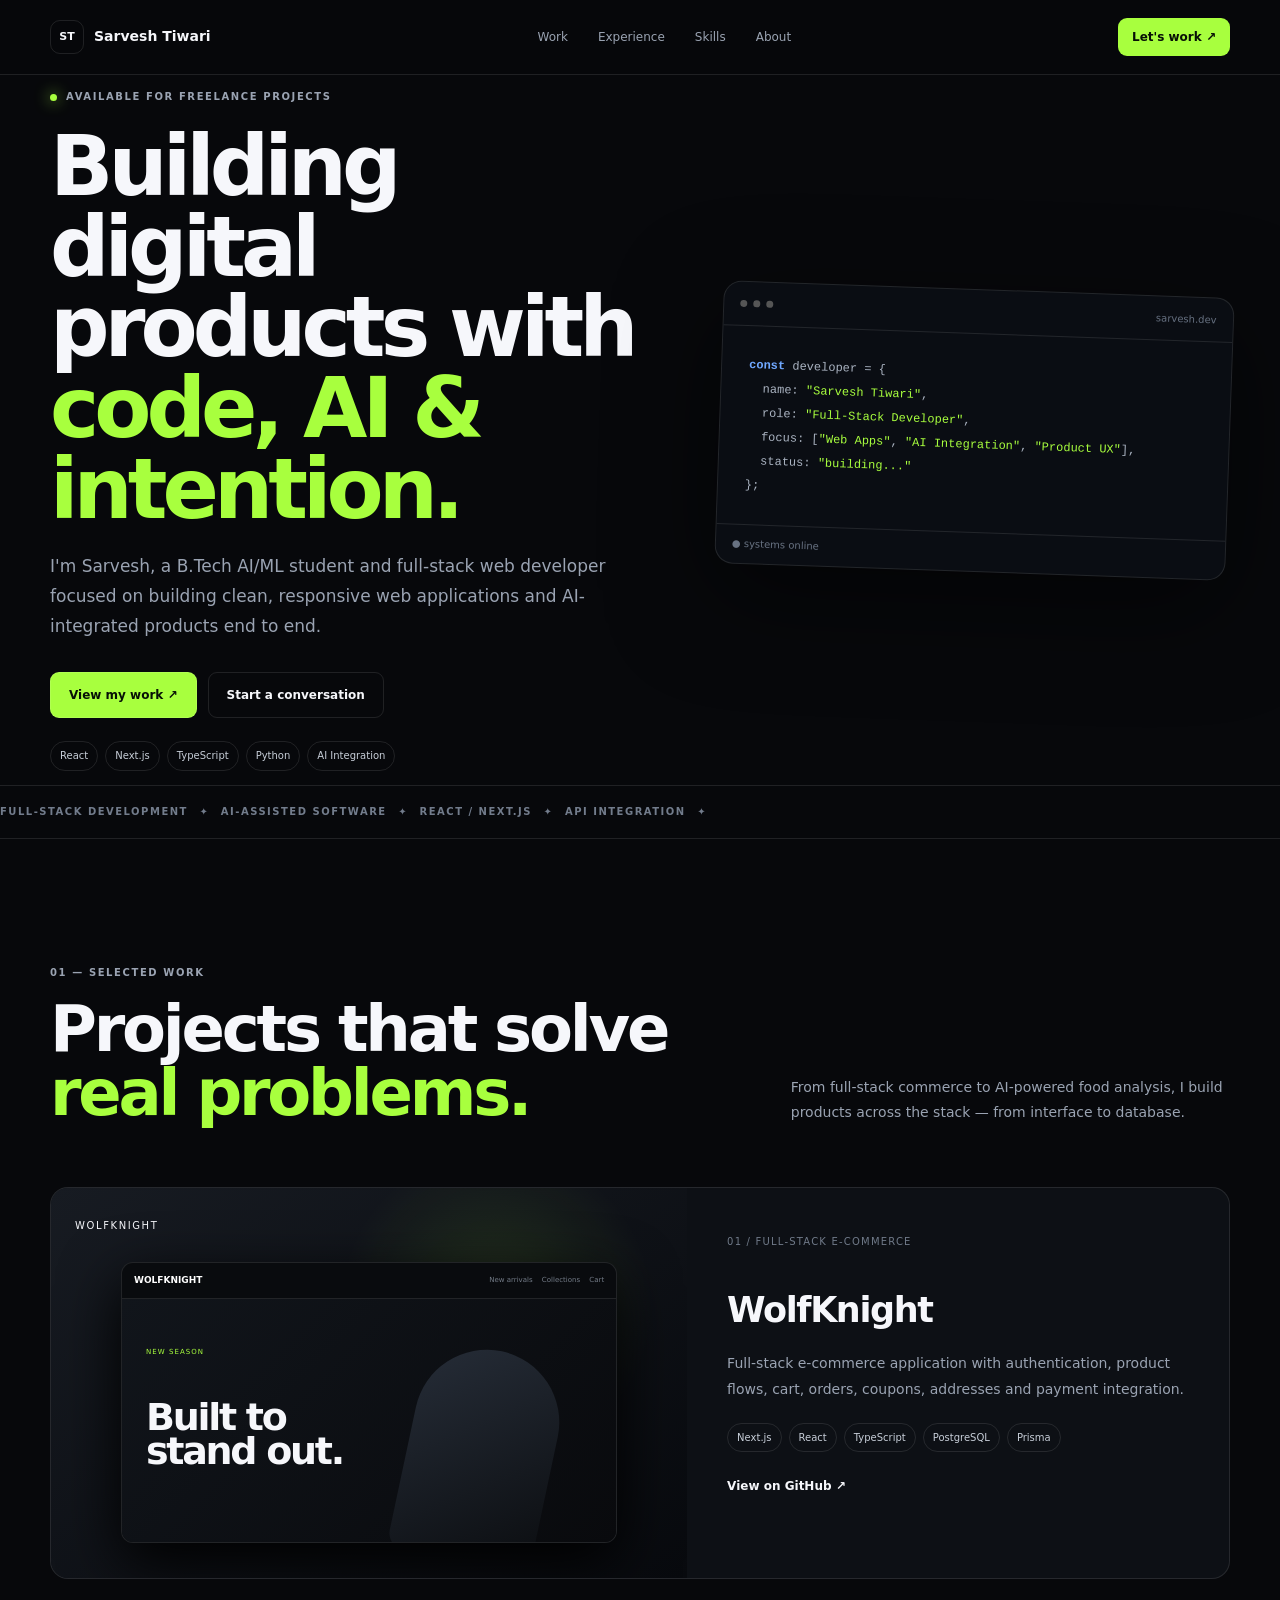
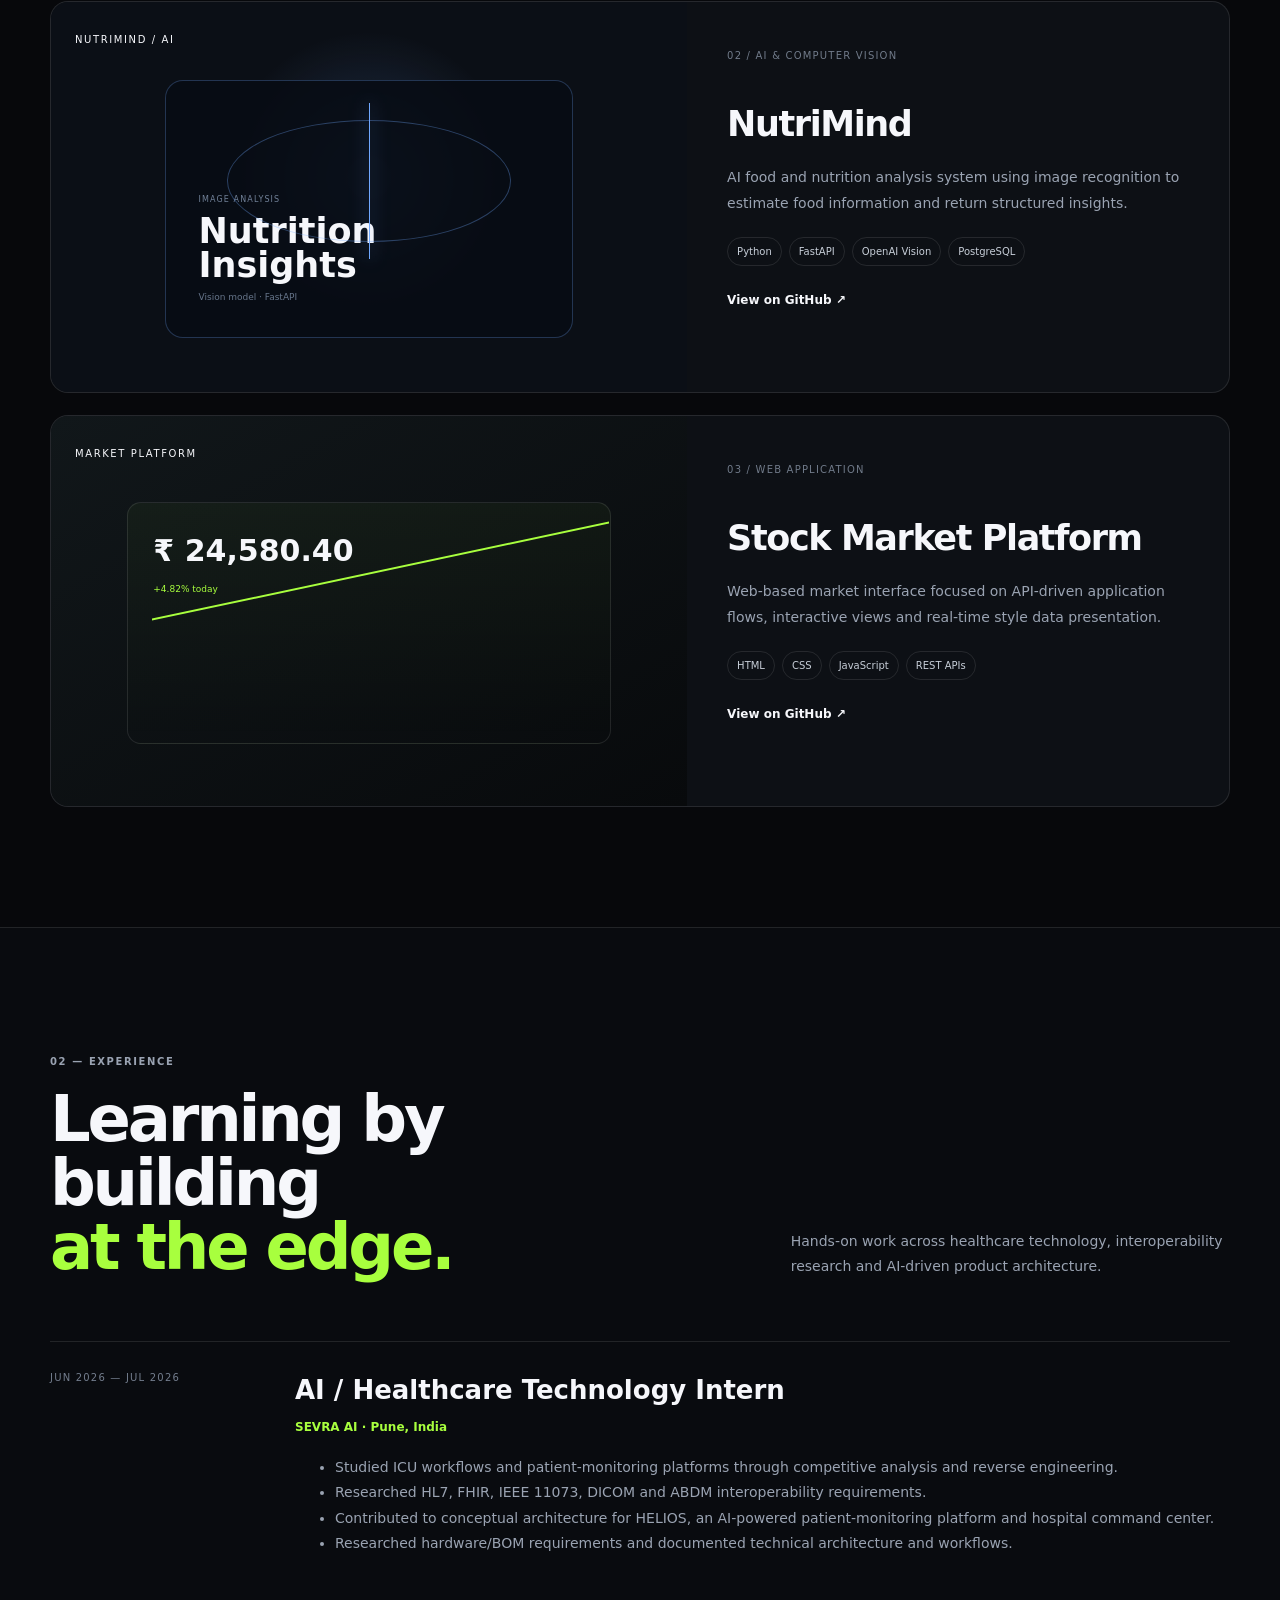
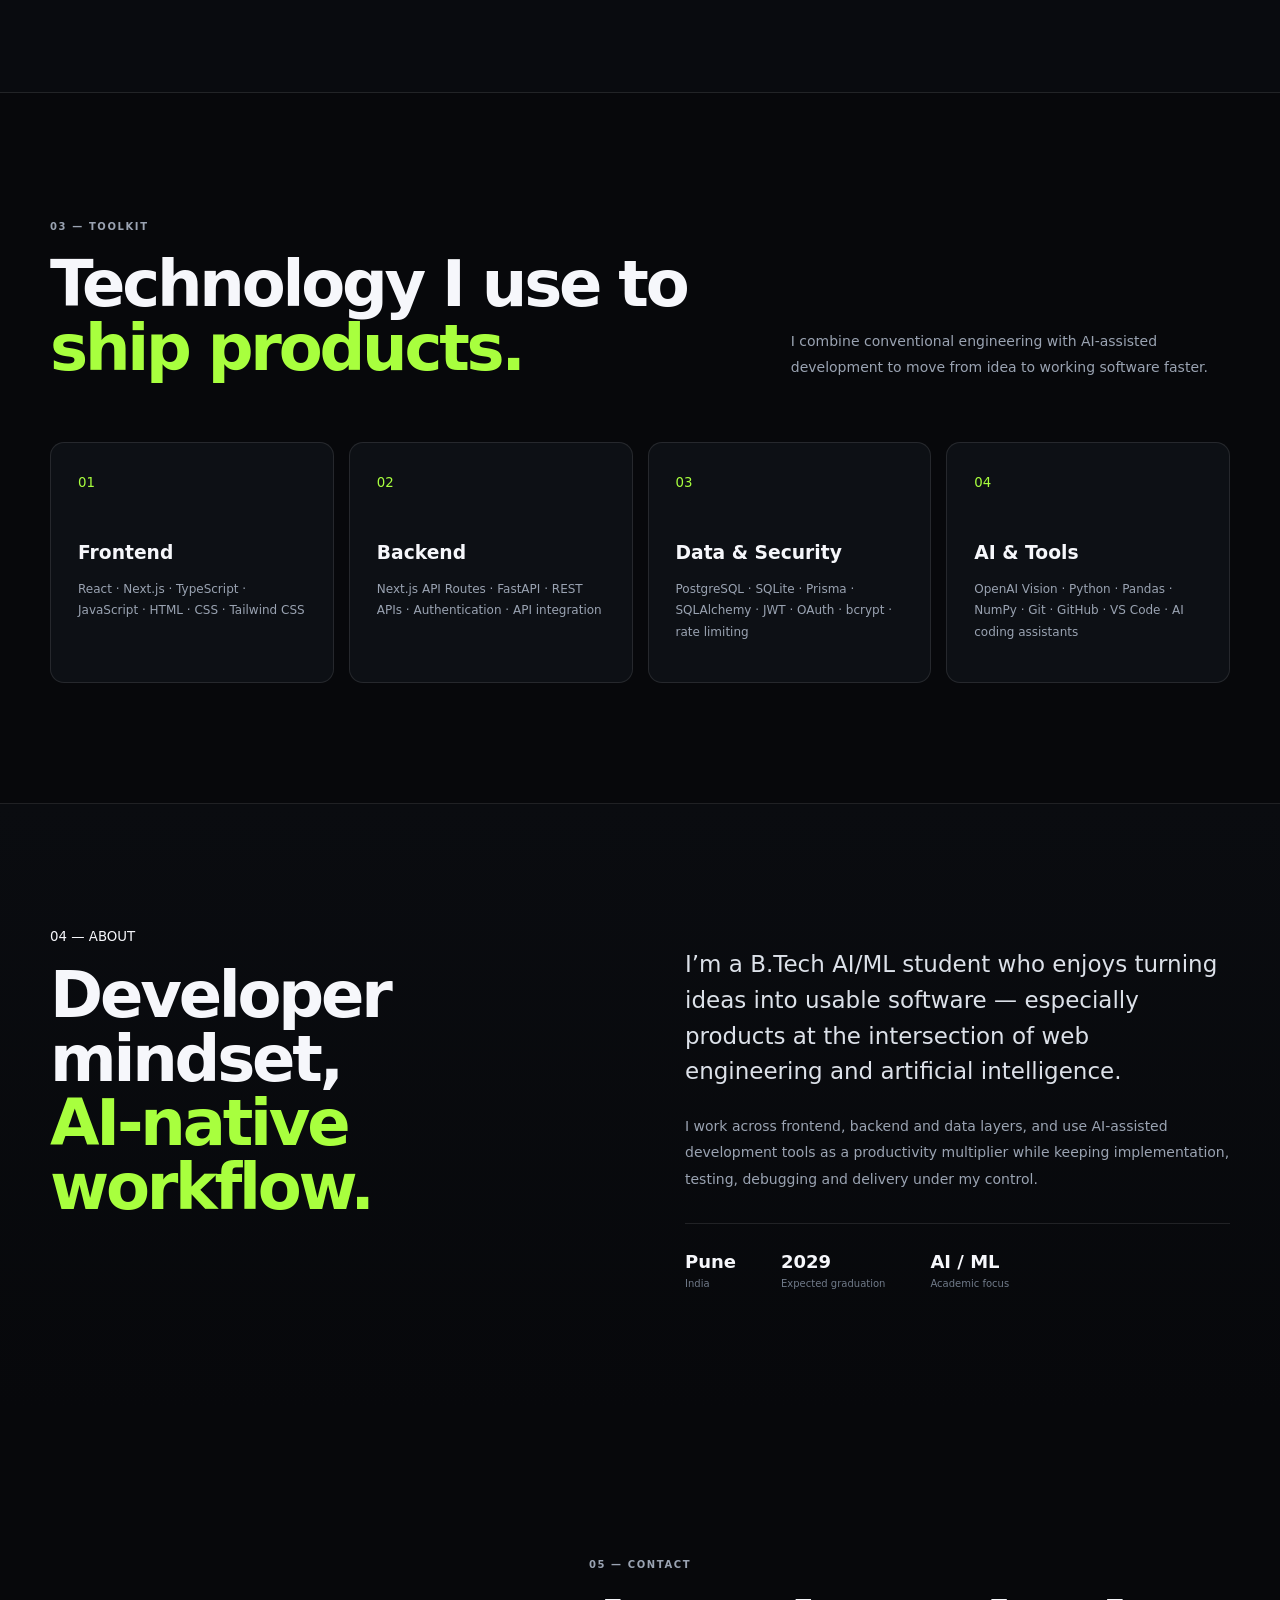
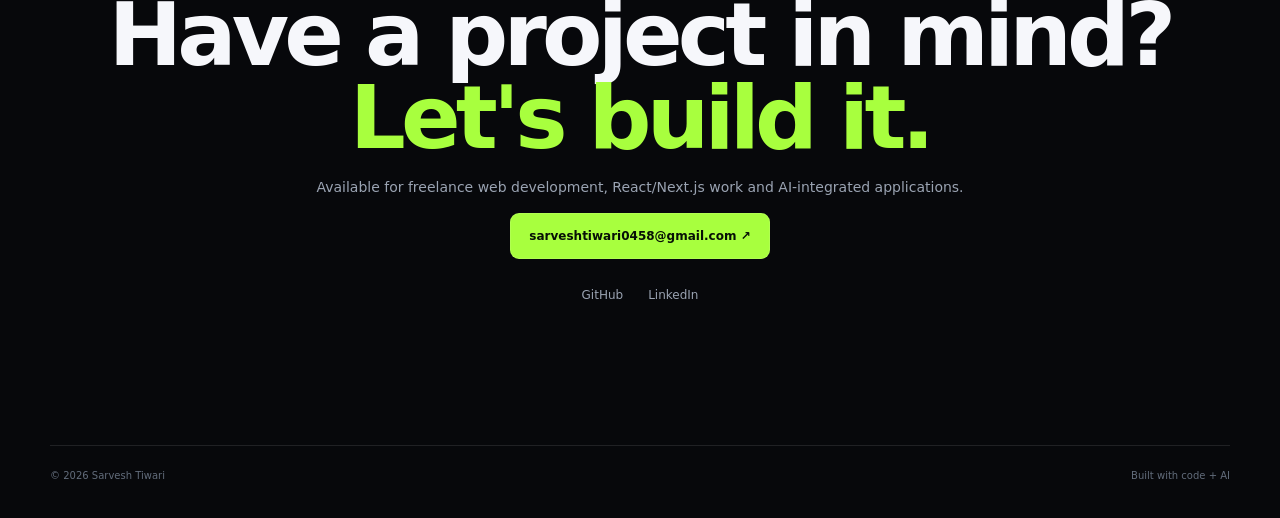
<file: index.html>
<!doctype html><html lang="en"><head><meta charset="utf-8"><meta name="viewport" content="width=device-width,initial-scale=1"><meta name="description" content="Sarvesh Tiwari — Full-Stack Web Developer and AI-Assisted Software Developer"><title>Sarvesh Tiwari — Full-Stack Web Developer</title><style>:root{--bg:#07080b;--p:#0d1015;--t:#f6f7fb;--m:#9aa3b2;--l:#ffffff1a;--g:#a8ff3e;--b:#70a8ff;--w:1180px}*{box-sizing:border-box}html{scroll-behavior:smooth}body{margin:0;background:var(--bg);color:var(--t);font-family:Inter,system-ui,-apple-system,Segoe UI,sans-serif;line-height:1.55}a{color:inherit;text-decoration:none}.wrap{width:min(calc(100% - 40px),var(--w));margin:auto}.nav{position:sticky;top:0;z-index:9;border-bottom:1px solid var(--l);background:#07080bcc;backdrop-filter:blur(18px)}.navin{height:74px;display:flex;align-items:center;justify-content:space-between}.brand{display:flex;align-items:center;gap:10px;font-size:14px;font-weight:800}.brand b{display:grid;place-items:center;width:34px;height:34px;border:1px solid var(--l);border-radius:10px;font-size:11px}.links{display:flex;gap:30px;color:var(--m);font-size:12px}.links a:hover{color:#fff}.hire,.btn.primary{background:var(--g);color:#071006;font-weight:800}.hire{padding:10px 14px;border-radius:9px;font-size:12px}.hero{min-height:710px;display:grid;grid-template-columns:1.08fr .92fr;gap:70px;align-items:center}.eyebrow,section>small,.head small{font-size:10px;letter-spacing:.16em;font-weight:800;color:var(--m)}.eyebrow{display:flex;gap:9px;align-items:center}.eyebrow i{width:7px;height:7px;background:var(--g);border-radius:50%;box-shadow:0 0 15px var(--g)}h1{font-size:clamp(52px,6.5vw,88px);line-height:.97;letter-spacing:-.06em;margin:22px 0}em{font-style:normal;color:var(--g)}.lead{max-width:650px;color:var(--m);font-size:17px;line-height:1.75}.actions{display:flex;gap:11px;margin:30px 0 23px}.btn{display:inline-flex;justify-content:center;align-items:center;padding:13px 18px;border:1px solid var(--l);border-radius:9px;font-size:12px;font-weight:800}.chips,.tags{display:flex;flex-wrap:wrap;gap:7px}.chips span,.tags span{padding:6px 9px;border:1px solid var(--l);border-radius:100px;color:#c7ced8;font-size:10px}.terminal{border:1px solid var(--l);border-radius:18px;background:#0c0f14e8;box-shadow:0 30px 100px #0008;overflow:hidden;transform:rotate(2deg)}.dots{height:44px;border-bottom:1px solid var(--l);display:flex;align-items:center;gap:6px;padding:0 16px}.dots i{width:7px;height:7px;background:#555;border-radius:50%}.dots small{margin-left:auto;color:#667080;font-size:10px}.terminal pre{padding:27px;margin:0;overflow:auto;color:#aab3c1;font-size:12px;line-height:2}.terminal b{color:var(--b)}.terminal em{color:var(--g)}.status{padding:11px 16px;border-top:1px solid var(--l);font-size:10px;color:#687282}.ticker{border-block:1px solid var(--l);overflow:hidden;white-space:nowrap}.ticker div{width:max-content;padding:18px 0;color:#727c8c;font-size:10px;letter-spacing:.15em;font-weight:800}.section{padding:120px 0}.head{display:grid;grid-template-columns:1fr .65fr;gap:65px;align-items:end;margin-bottom:48px}.head h2,.about h2{font-size:clamp(40px,5vw,67px);line-height:1;letter-spacing:-.05em;margin:14px 0}.head p{color:var(--m);font-size:14px;line-height:1.8}.projects{display:grid;gap:22px}.project{display:grid;grid-template-columns:1.08fr .92fr;border:1px solid var(--l);border-radius:18px;overflow:hidden;background:var(--p);transition:.25s}.project:hover{transform:translateY(-3px);border-color:#a8ff3e44}.visual{min-height:390px;position:relative;overflow:hidden;padding:24px}.visual label{font-size:10px;letter-spacing:.16em}.wolf{background:radial-gradient(circle at 70% 30%,#a8ff3e20,transparent 30%),linear-gradient(145deg,#171b22,#080a0e)}.shop{position:absolute;left:11%;right:11%;top:19%;bottom:9%;background:#090b0e;border:1px solid var(--l);border-radius:12px;overflow:hidden;box-shadow:0 20px 60px #000}.shopnav{height:36px;border-bottom:1px solid var(--l);padding:0 12px;display:flex;justify-content:space-between;align-items:center;font-size:7px;color:#737b87}.shopnav b{color:#fff;font-size:9px}.shophero{height:calc(100% - 36px);padding:38px 24px;background:linear-gradient(135deg,#11151b,#090a0d);position:relative}.shophero small{color:var(--g);font-size:7px;letter-spacing:.15em}.shophero h3{font-size:38px;line-height:.9;letter-spacing:-.06em}.product{position:absolute;width:145px;height:215px;right:13%;bottom:-9%;border-radius:75px 75px 18px 18px;background:linear-gradient(145deg,#262d38,#0b0d10);transform:rotate(12deg)}.nutri{background:radial-gradient(circle at 50% 45%,#70a8ff38,transparent 38%),#0b0f16}.aip{position:absolute;left:18%;right:18%;top:20%;bottom:14%;border:1px solid #70a8ff44;border-radius:18px;background:#080c14dd;padding:32px;display:flex;flex-direction:column;justify-content:flex-end}.aip small{font-size:8px;color:#718198;letter-spacing:.14em}.aip strong{font-size:35px;line-height:.95;margin:9px 0}.aip span{font-size:9px;color:#66758a}.scan{position:absolute;inset:15% 15% 37%;border:1px solid #70a8ff55;border-radius:50%}.scan:after{content:"";position:absolute;left:50%;top:-15%;bottom:-15%;width:1px;background:var(--b);box-shadow:0 0 18px var(--b)}.stock{background:linear-gradient(150deg,#11171a,#080a0c)}.market{position:absolute;inset:22% 12% 16%;border:1px solid var(--l);border-radius:14px;padding:25px;background:linear-gradient(180deg,#a8ff3e0a,transparent);overflow:hidden}.market strong{display:block;font-size:30px}.market small{color:var(--g);font-size:9px}.line{position:absolute;left:5%;right:0;bottom:17%;height:55%;border-top:2px solid var(--g);transform:skewY(-12deg)}.info{padding:40px}.info>small{color:#707a89;font-size:10px;letter-spacing:.12em}.info h3{font-size:35px;letter-spacing:-.04em;margin:30px 0 12px}.info p{color:var(--m);font-size:14px;line-height:1.8}.info .tags{margin:21px 0}.info>a{font-size:12px;font-weight:800}.info>a:hover{color:var(--g)}.dark{background:#090b0f;border-block:1px solid var(--l)}.timeline{display:grid;grid-template-columns:180px 1fr;gap:65px;border-top:1px solid var(--l);padding-top:28px}.date{font-size:10px;letter-spacing:.12em;color:#737d8d}.tlbody h3{font-size:26px;margin:0 0 4px}.tlbody>b{font-size:12px;color:var(--g)}.tlbody li{color:var(--m);font-size:14px;line-height:1.8}.skillgrid{display:grid;grid-template-columns:repeat(4,1fr);gap:15px}.skillgrid>div{min-height:205px;border:1px solid var(--l);border-radius:14px;padding:27px;background:var(--p)}.skillgrid small{color:var(--g)}.skillgrid h3{margin:43px 0 11px}.skillgrid p{color:var(--m);font-size:12px;line-height:1.8}.about{background:linear-gradient(#0a0c10,#07080b);border-top:1px solid var(--l)}.aboutgrid{display:grid;grid-template-columns:1fr 1fr;gap:90px}.about .big{font-size:23px;line-height:1.55;color:#dce1e9}.about p:not(.big){color:var(--m);font-size:14px;line-height:1.9}.facts{display:flex;gap:45px;margin-top:30px;padding-top:24px;border-top:1px solid var(--l)}.facts div{display:flex;flex-direction:column}.facts b{font-size:18px}.facts span{font-size:10px;color:#707a89}.contact{text-align:center;padding:140px 0}.contact h2{font-size:clamp(48px,7vw,88px);line-height:.95;letter-spacing:-.055em;margin:17px 0}.contact p{color:var(--m);font-size:14px}.social{display:flex;justify-content:center;gap:25px;margin-top:27px;color:var(--m);font-size:12px}.footer{border-top:1px solid var(--l);padding:22px 0 35px;display:flex;justify-content:space-between;color:#626c7b;font-size:10px}@media(max-width:900px){.hero{grid-template-columns:1fr;gap:35px}.head{grid-template-columns:1fr;gap:15px}.project{grid-template-columns:1fr}.skillgrid{grid-template-columns:1fr 1fr}.aboutgrid{grid-template-columns:1fr;gap:30px}.links{display:none}}@media(max-width:600px){.wrap{width:calc(100% - 28px)}.navin{height:66px}.brand strong{font-size:12px}.hero{min-height:auto;padding:75px 0 90px}h1{font-size:50px}.lead{font-size:15px}.actions{flex-direction:column}.btn{width:100%}.terminal pre{font-size:10px}.section{padding:90px 0}.visual{min-height:300px}.info{padding:28px}.info h3{font-size:30px}.skillgrid{grid-template-columns:1fr}.about .big{font-size:20px}.facts{gap:20px;flex-wrap:wrap}.contact{padding:110px 0}.contact h2{font-size:52px}.footer{flex-direction:column;gap:8px}}</style></head><body><header class="nav"><nav class="wrap navin"><a class="brand" href="#home"><b>ST</b><strong>Sarvesh Tiwari</strong></a><div class="links"><a href="#work">Work</a><a href="#experience">Experience</a><a href="#skills">Skills</a><a href="#about">About</a></div><a class="hire" href="#contact">Let's work ↗</a></nav></header><main id="home"><section class="hero wrap"><div><div class="eyebrow"><i></i> AVAILABLE FOR FREELANCE PROJECTS</div><h1>Building digital products with <em>code, AI & intention.</em></h1><p class="lead">I'm Sarvesh, a B.Tech AI/ML student and full-stack web developer focused on building clean, responsive web applications and AI-integrated products end to end.</p><div class="actions"><a class="btn primary" href="#work">View my work ↗</a><a class="btn" href="mailto:sarveshtiwari0458@gmail.com">Start a conversation</a></div><div class="chips"><span>React</span><span>Next.js</span><span>TypeScript</span><span>Python</span><span>AI Integration</span></div></div><div class="terminal"><div class="dots"><i></i><i></i><i></i><small>sarvesh.dev</small></div><pre><code><b>const</b> developer = {
  name: <em>"Sarvesh Tiwari"</em>,
  role: <em>"Full-Stack Developer"</em>,
  focus: [<em>"Web Apps"</em>, <em>"AI Integration"</em>, <em>"Product UX"</em>],
  status: <em>"building..."</em>
};</code></pre><div class="status">● systems online</div></div></section><div class="ticker"><div>FULL-STACK DEVELOPMENT　✦　AI-ASSISTED SOFTWARE　✦　REACT / NEXT.JS　✦　API INTEGRATION　✦　</div></div><section id="work" class="section wrap"><div class="head"><div><small>01 — SELECTED WORK</small><h2>Projects that solve<br><em>real problems.</em></h2></div><p>From full-stack commerce to AI-powered food analysis, I build products across the stack — from interface to database.</p></div><div class="projects"><article class="project"><div class="visual wolf"><label>WOLFKNIGHT</label><div class="shop"><div class="shopnav"><b>WOLFKNIGHT</b><span>New arrivals　 Collections　 Cart</span></div><div class="shophero"><small>NEW SEASON</small><h3>Built to<br>stand out.</h3><div class="product"></div></div></div></div><div class="info"><small>01 / FULL-STACK E-COMMERCE</small><h3>WolfKnight</h3><p>Full-stack e-commerce application with authentication, product flows, cart, orders, coupons, addresses and payment integration.</p><div class="tags"><span>Next.js</span><span>React</span><span>TypeScript</span><span>PostgreSQL</span><span>Prisma</span></div><a href="https://github.com/sarveshtiwari0458-maker/WolfKnight" target="_blank">View on GitHub ↗</a></div></article><article class="project"><div class="visual nutri"><label>NUTRIMIND / AI</label><div class="aip"><div class="scan"></div><small>IMAGE ANALYSIS</small><strong>Nutrition<br>Insights</strong><span>Vision model · FastAPI</span></div></div><div class="info"><small>02 / AI & COMPUTER VISION</small><h3>NutriMind</h3><p>AI food and nutrition analysis system using image recognition to estimate food information and return structured insights.</p><div class="tags"><span>Python</span><span>FastAPI</span><span>OpenAI Vision</span><span>PostgreSQL</span></div><a href="https://github.com/sarveshtiwari0458-maker/NutriMind" target="_blank">View on GitHub ↗</a></div></article><article class="project"><div class="visual stock"><label>MARKET PLATFORM</label><div class="market"><strong>₹ 24,580.40</strong><small>+4.82% today</small><div class="line"></div></div></div><div class="info"><small>03 / WEB APPLICATION</small><h3>Stock Market Platform</h3><p>Web-based market interface focused on API-driven application flows, interactive views and real-time style data presentation.</p><div class="tags"><span>HTML</span><span>CSS</span><span>JavaScript</span><span>REST APIs</span></div><a href="https://github.com/sarveshtiwari0458-maker/Sarveshtiwari/tree/main/stock-market-platform" target="_blank">View on GitHub ↗</a></div></article></div></section><section id="experience" class="section dark"><div class="wrap"><div class="head"><div><small>02 — EXPERIENCE</small><h2>Learning by building<br><em>at the edge.</em></h2></div><p>Hands-on work across healthcare technology, interoperability research and AI-driven product architecture.</p></div><div class="timeline"><div class="date">JUN 2026 — JUL 2026</div><div class="tlbody"><h3>AI / Healthcare Technology Intern</h3><b>SEVRA AI · Pune, India</b><ul><li>Studied ICU workflows and patient-monitoring platforms through competitive analysis and reverse engineering.</li><li>Researched HL7, FHIR, IEEE 11073, DICOM and ABDM interoperability requirements.</li><li>Contributed to conceptual architecture for HELIOS, an AI-powered patient-monitoring platform and hospital command center.</li><li>Researched hardware/BOM requirements and documented technical architecture and workflows.</li></ul></div></div></div></section><section id="skills" class="section wrap"><div class="head"><div><small>03 — TOOLKIT</small><h2>Technology I use to<br><em>ship products.</em></h2></div><p>I combine conventional engineering with AI-assisted development to move from idea to working software faster.</p></div><div class="skillgrid"><div><small>01</small><h3>Frontend</h3><p>React · Next.js · TypeScript · JavaScript · HTML · CSS · Tailwind CSS</p></div><div><small>02</small><h3>Backend</h3><p>Next.js API Routes · FastAPI · REST APIs · Authentication · API integration</p></div><div><small>03</small><h3>Data & Security</h3><p>PostgreSQL · SQLite · Prisma · SQLAlchemy · JWT · OAuth · bcrypt · rate limiting</p></div><div><small>04</small><h3>AI & Tools</h3><p>OpenAI Vision · Python · Pandas · NumPy · Git · GitHub · VS Code · AI coding assistants</p></div></div></section><section id="about" class="section about"><div class="wrap aboutgrid"><div><small>04 — ABOUT</small><h2>Developer mindset,<br><em>AI-native workflow.</em></h2></div><div><p class="big">I’m a B.Tech AI/ML student who enjoys turning ideas into usable software — especially products at the intersection of web engineering and artificial intelligence.</p><p>I work across frontend, backend and data layers, and use AI-assisted development tools as a productivity multiplier while keeping implementation, testing, debugging and delivery under my control.</p><div class="facts"><div><b>Pune</b><span>India</span></div><div><b>2029</b><span>Expected graduation</span></div><div><b>AI / ML</b><span>Academic focus</span></div></div></div></div></section><section id="contact" class="contact wrap"><small>05 — CONTACT</small><h2>Have a project in mind?<br><em>Let's build it.</em></h2><p>Available for freelance web development, React/Next.js work and AI-integrated applications.</p><a class="btn primary" href="mailto:sarveshtiwari0458@gmail.com">sarveshtiwari0458@gmail.com ↗</a><div class="social"><a href="https://github.com/sarveshtiwari0458-maker" target="_blank">GitHub</a><a href="https://www.linkedin.com/in/sarvesh-tiwari-a04636377/" target="_blank">LinkedIn</a></div></section></main><footer class="footer wrap"><span>© 2026 Sarvesh Tiwari</span><span>Built with code + AI</span></footer></body></html>
</file>
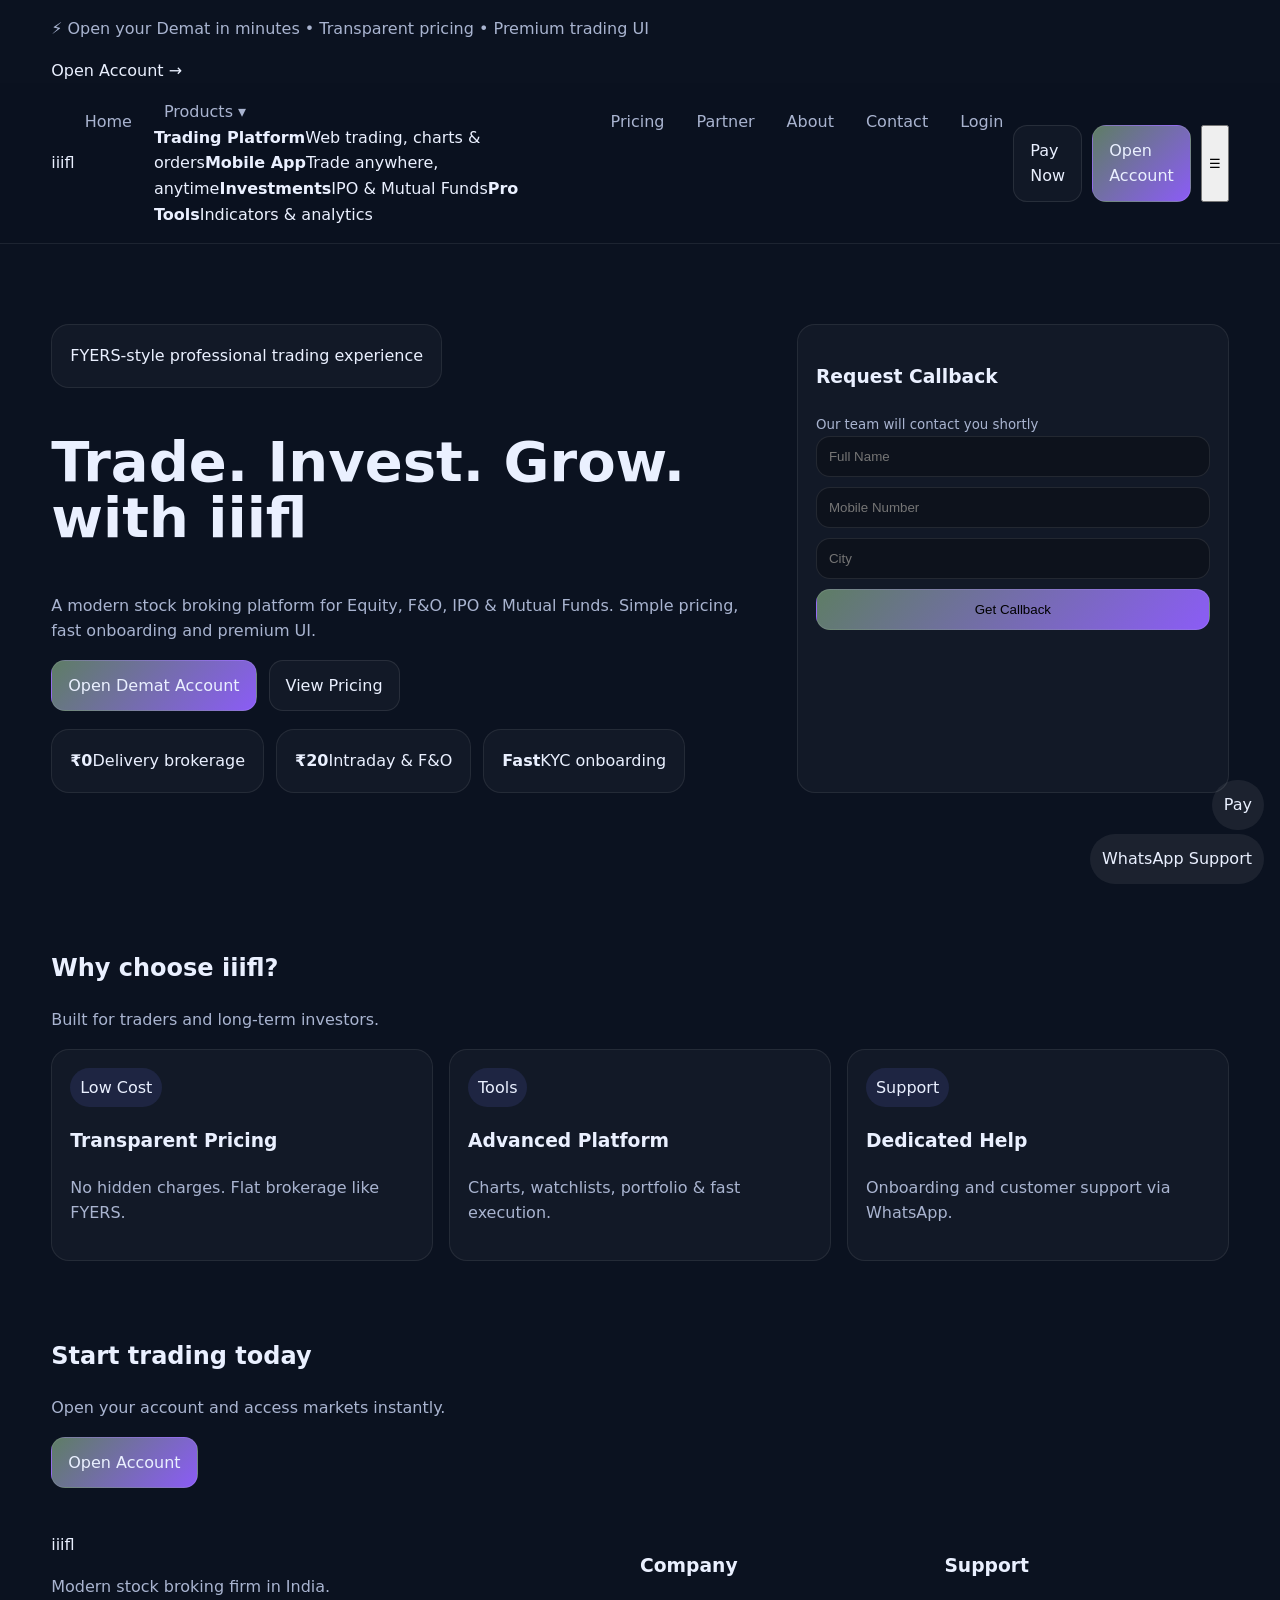
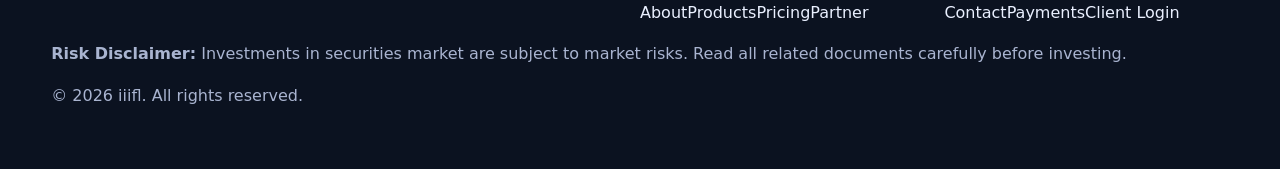
<file: stock-market-platform/index.html>
<!DOCTYPE html>
<html lang="en"><head><meta charset="UTF-8"><meta name="viewport" content="width=device-width, initial-scale=1.0"><title>iiifl - Stock Broking</title><link rel="stylesheet" href="style.css"></head><body>
<div class="announce"><div class="container wrap"><p>⚡ Open your Demat in minutes • Transparent pricing • Premium trading UI</p><a href="open-account.html">Open Account →</a></div></div>
<header class="nav"><div class="container nav-wrap"><div class="logo">iiifl</div><nav class="menu" id="menu"><a class="navlink active" href="index.html">Home</a><div class="dropdown"><a class="navlink dropbtn" href="products.html">Products <span class="chev">▾</span></a><div class="mega"><div class="mega-grid"><a href="products.html"><b>Trading Platform</b><span>Web trading, charts & orders</span></a><a href="products.html"><b>Mobile App</b><span>Trade anywhere, anytime</span></a><a href="products.html"><b>Investments</b><span>IPO & Mutual Funds</span></a><a href="products.html"><b>Pro Tools</b><span>Indicators & analytics</span></a></div></div></div><a class="navlink" href="pricing.html">Pricing</a><a class="navlink" href="partner.html">Partner</a><a class="navlink" href="about.html">About</a><a class="navlink" href="contact.html">Contact</a><a class="navlink" href="login.html">Login</a></nav><div class="actions"><a class="btn ghost" href="payments.html">Pay Now</a><a class="btn primary" href="open-account.html">Open Account</a><button class="hamburger" id="hamburger">☰</button></div></div></header>
<section class="hero"><div class="container hero-grid"><div><div class="tag"><span class="dot"></span> FYERS-style professional trading experience</div><h1>Trade. Invest. Grow.<br>with <span style="color:var(--brand)">iiifl</span></h1><p>A modern stock broking platform for Equity, F&O, IPO & Mutual Funds. Simple pricing, fast onboarding and premium UI.</p><div class="hero-cta"><a class="btn primary" href="open-account.html">Open Demat Account</a><a class="btn ghost" href="pricing.html">View Pricing</a></div><div class="kpi"><div class="mini"><b>₹0</b><span>Delivery brokerage</span></div><div class="mini"><b>₹20</b><span>Intraday & F&O</span></div><div class="mini"><b>Fast</b><span>KYC onboarding</span></div></div></div><div class="panel"><h3>Request Callback</h3><small>Our team will contact you shortly</small><form class="form" id="leadForm"><input type="text" placeholder="Full Name" required><input type="text" placeholder="Mobile Number" required><input type="text" placeholder="City" required><button class="btn primary full" type="submit">Get Callback</button></form></div></div></section>
<section class="section reveal"><div class="container"><h2>Why choose iiifl?</h2><p class="sub">Built for traders and long-term investors.</p><div class="grid3"><div class="card"><div class="badge">Low Cost</div><h3>Transparent Pricing</h3><p>No hidden charges. Flat brokerage like FYERS.</p></div><div class="card"><div class="badge">Tools</div><h3>Advanced Platform</h3><p>Charts, watchlists, portfolio & fast execution.</p></div><div class="card"><div class="badge">Support</div><h3>Dedicated Help</h3><p>Onboarding and customer support via WhatsApp.</p></div></div></div></section>
<section class="cta reveal"><div class="container cta-wrap"><div><h2>Start trading today</h2><p class="sub">Open your account and access markets instantly.</p></div><a class="btn primary" href="open-account.html">Open Account</a></div></section>
<footer class="footer"><div class="container footer-grid"><div><div class="logo">iiifl</div><p class="sub">Modern stock broking firm in India.</p></div><div><h3>Company</h3><a href="about.html">About</a><a href="products.html">Products</a><a href="pricing.html">Pricing</a><a href="partner.html">Partner</a></div><div><h3>Support</h3><a href="contact.html">Contact</a><a href="payments.html">Payments</a><a href="login.html">Client Login</a></div></div><div class="container disclaimer"><p><b>Risk Disclaimer:</b> Investments in securities market are subject to market risks. Read all related documents carefully before investing.</p><p>© <span id="year"></span> iiifl. All rights reserved.</p></div></footer><a class="float-pay" href="payments.html">Pay</a><a class="whatsapp" target="_blank" href="https://wa.me/919516998328">WhatsApp Support</a><script src="app.js"></script>
</body></html>
</file>
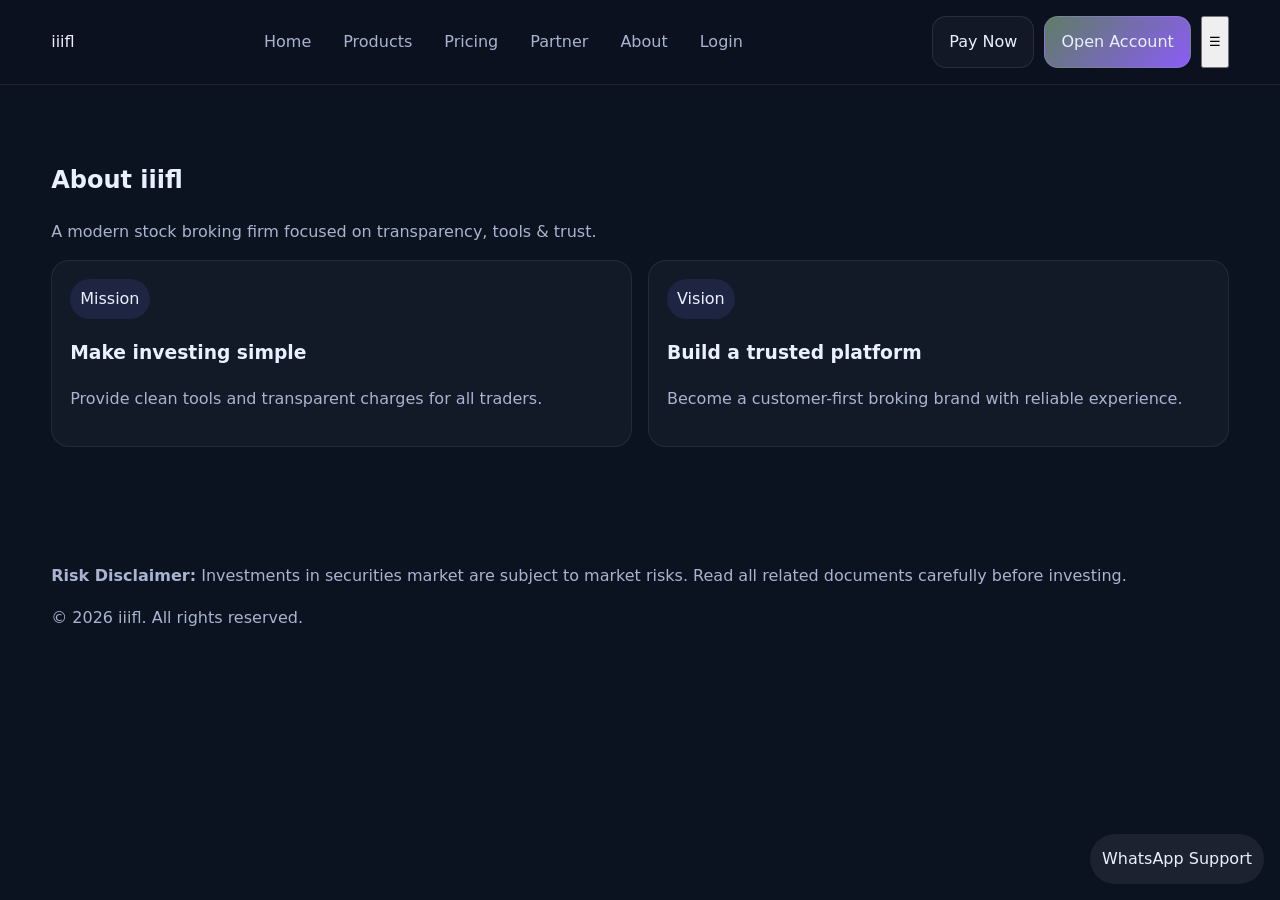
<file: stock-market-platform/about.html>
<!DOCTYPE html>
<html lang="en">
<head>
  <meta charset="UTF-8"/>
  <meta name="viewport" content="width=device-width, initial-scale=1.0"/>
  <title>iiifl - About</title>
  <link rel="stylesheet" href="style.css"/>
</head>
<body>
<header class="nav">
  <div class="container nav-wrap">
    <div class="logo">iiifl</div>
    <nav class="menu" id="menu">
      <a class="navlink" href="index.html">Home</a>
      <a class="navlink" href="products.html">Products</a>
      <a class="navlink" href="pricing.html">Pricing</a>
      <a class="navlink" href="partner.html">Partner</a>
      <a class="navlink active" href="about.html">About</a>
      <a class="navlink" href="login.html">Login</a>
    </nav>
    <div class="actions">
      <a class="btn ghost" href="payments.html">Pay Now</a>
      <a class="btn primary" href="open-account.html">Open Account</a>
      <button class="hamburger" id="hamburger">☰</button>
    </div>
  </div>
</header>
<section class="section">
  <div class="container reveal">
    <h2>About iiifl</h2>
    <p class="sub">A modern stock broking firm focused on transparency, tools & trust.</p>
    <div class="grid2">
      <div class="card"><div class="badge">Mission</div><h3>Make investing simple</h3><p>Provide clean tools and transparent charges for all traders.</p></div>
      <div class="card"><div class="badge">Vision</div><h3>Build a trusted platform</h3><p>Become a customer-first broking brand with reliable experience.</p></div>
    </div>
  </div>
</section>
<footer class="footer"><div class="container disclaimer"><p><b>Risk Disclaimer:</b> Investments in securities market are subject to market risks. Read all related documents carefully before investing.</p><p>© <span id="year"></span> iiifl. All rights reserved.</p></div></footer>
<a class="whatsapp" target="_blank" href="https://wa.me/919516998328">WhatsApp Support</a>
<script src="app.js"></script>
</body>
</html>
</file>
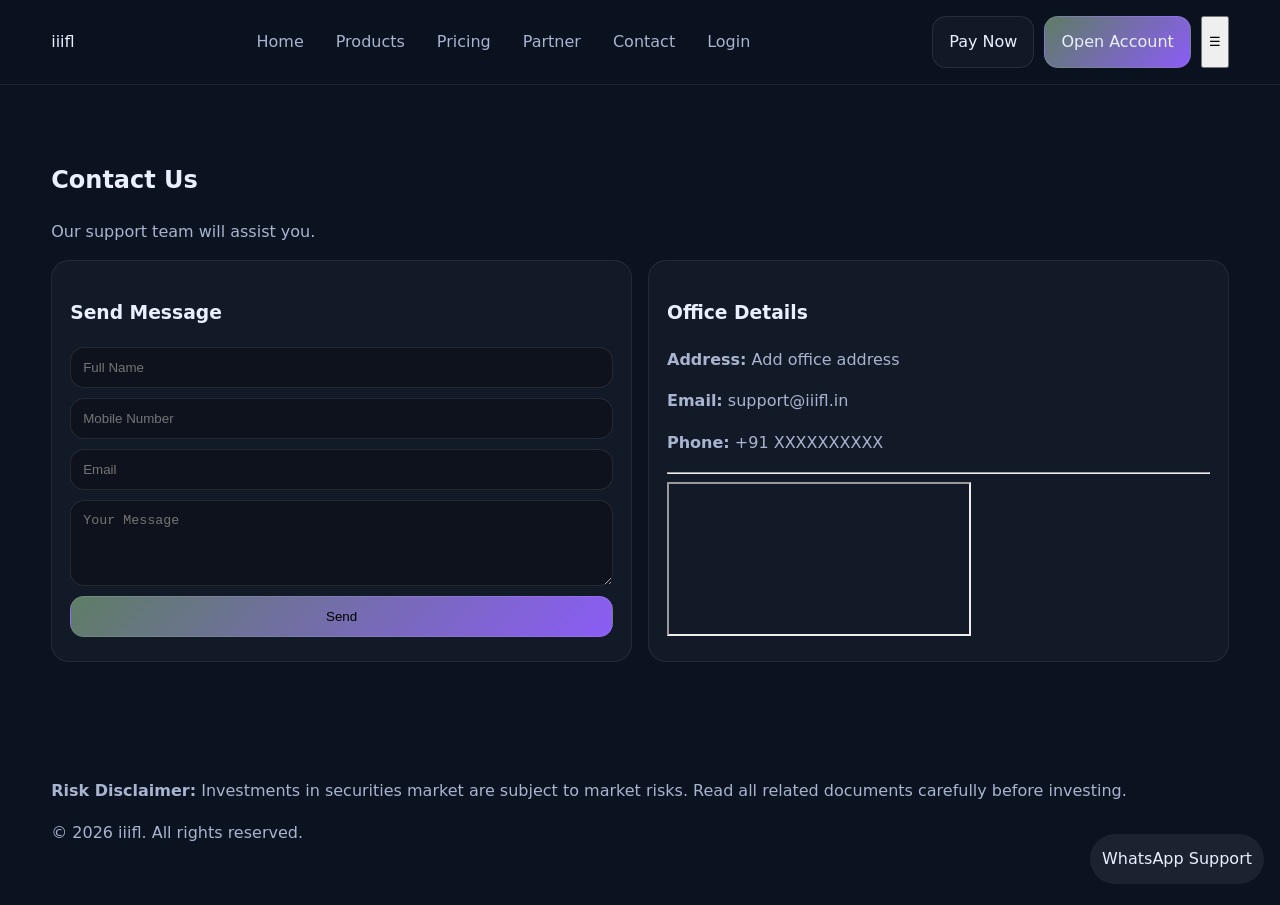
<file: stock-market-platform/contact.html>
<!DOCTYPE html>
<html lang="en">
<head>
  <meta charset="UTF-8"/>
  <meta name="viewport" content="width=device-width, initial-scale=1.0"/>
  <title>iiifl - Contact</title>
  <link rel="stylesheet" href="style.css"/>
</head>
<body>
<header class="nav"><div class="container nav-wrap"><div class="logo">iiifl</div><nav class="menu" id="menu"><a class="navlink" href="index.html">Home</a><a class="navlink" href="products.html">Products</a><a class="navlink" href="pricing.html">Pricing</a><a class="navlink" href="partner.html">Partner</a><a class="navlink active" href="contact.html">Contact</a><a class="navlink" href="login.html">Login</a></nav><div class="actions"><a class="btn ghost" href="payments.html">Pay Now</a><a class="btn primary" href="open-account.html">Open Account</a><button class="hamburger" id="hamburger">☰</button></div></div></header>
<section class="section"><div class="container reveal"><h2>Contact Us</h2><p class="sub">Our support team will assist you.</p><div class="grid2"><div class="panel"><h3>Send Message</h3><form class="form" id="contactForm"><input required placeholder="Full Name"/><input required placeholder="Mobile Number"/><input required placeholder="Email"/><textarea rows="4" placeholder="Your Message"></textarea><button class="btn primary full" type="submit">Send</button></form></div><div class="panel"><h3>Office Details</h3><p><b style="color:var(--text)">Address:</b> Add office address</p><p><b style="color:var(--text)">Email:</b> support@iiifl.in</p><p><b style="color:var(--text)">Phone:</b> +91 XXXXXXXXXX</p><hr/><div class="map"><iframe src="https://maps.google.com/maps?q=Indore&t=&z=13&ie=UTF8&iwloc=&output=embed" loading="lazy"></iframe></div></div></div></div></section>
<footer class="footer"><div class="container disclaimer"><p><b>Risk Disclaimer:</b> Investments in securities market are subject to market risks. Read all related documents carefully before investing.</p><p>© <span id="year"></span> iiifl. All rights reserved.</p></div></footer>
<a class="whatsapp" target="_blank" href="https://wa.me/919516998328">WhatsApp Support</a><script src="app.js"></script>
</body></html>
</file>
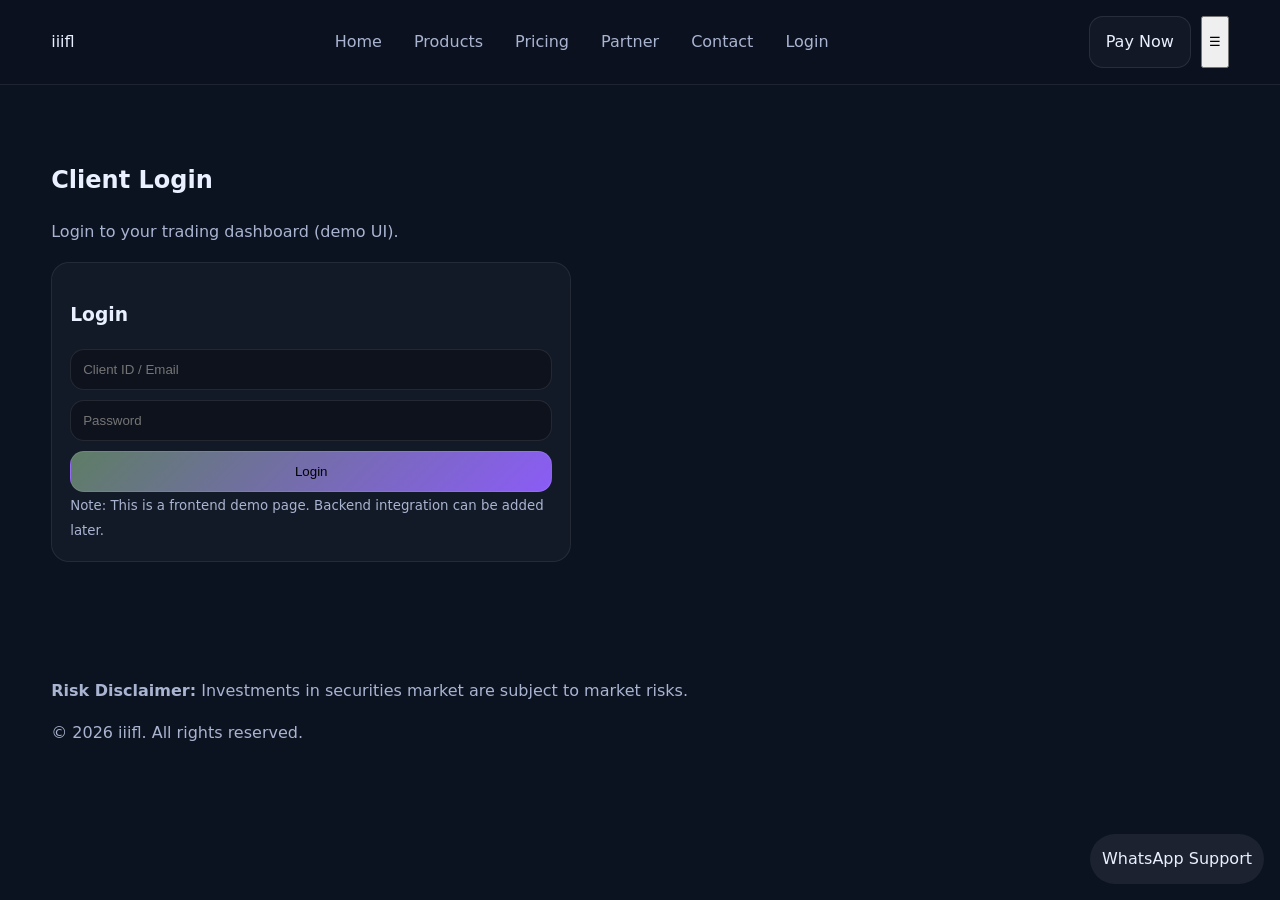
<file: stock-market-platform/login.html>
<!DOCTYPE html>
<html lang="en">
<head><meta charset="UTF-8"/><meta name="viewport" content="width=device-width, initial-scale=1.0"/><title>iiifl - Client Login</title><link rel="stylesheet" href="style.css"/></head>
<body>
<header class="nav"><div class="container nav-wrap"><div class="logo">iiifl</div><nav class="menu" id="menu"><a class="navlink" href="index.html">Home</a><a class="navlink" href="products.html">Products</a><a class="navlink" href="pricing.html">Pricing</a><a class="navlink" href="partner.html">Partner</a><a class="navlink" href="contact.html">Contact</a><a class="navlink active" href="login.html">Login</a></nav><div class="actions"><a class="btn ghost" href="payments.html">Pay Now</a><button class="hamburger" id="hamburger">☰</button></div></div></header>
<section class="section"><div class="container reveal"><h2>Client Login</h2><p class="sub">Login to your trading dashboard (demo UI).</p><div class="panel" style="max-width:520px;margin-top:18px"><h3>Login</h3><form class="form" id="loginForm"><input required placeholder="Client ID / Email"/><input required type="password" placeholder="Password"/><button class="btn primary full" type="submit">Login</button></form><small>Note: This is a frontend demo page. Backend integration can be added later.</small></div></div></section>
<footer class="footer"><div class="container disclaimer"><p><b>Risk Disclaimer:</b> Investments in securities market are subject to market risks.</p><p>© <span id="year"></span> iiifl. All rights reserved.</p></div></footer><a class="whatsapp" target="_blank" href="https://wa.me/919516998328">WhatsApp Support</a><script src="app.js"></script>
</body></html>
</file>
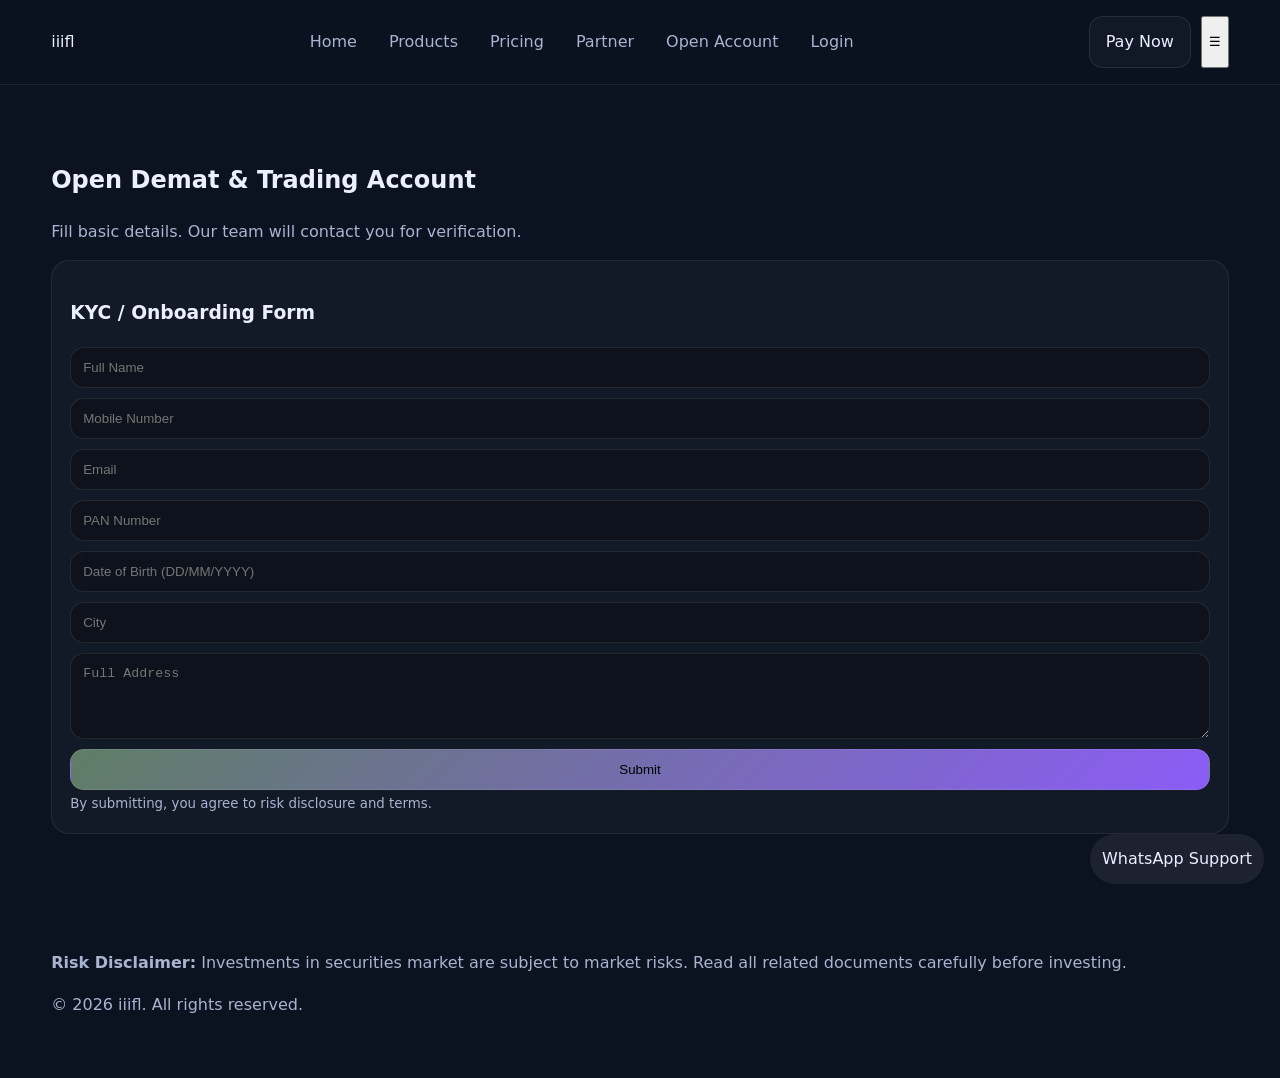
<file: stock-market-platform/open-account.html>
<!DOCTYPE html>
<html lang="en"><head><meta charset="UTF-8"/><meta name="viewport" content="width=device-width, initial-scale=1.0"/><title>iiifl - Open Account</title><link rel="stylesheet" href="style.css"/></head><body>
<header class="nav"><div class="container nav-wrap"><div class="logo">iiifl</div><nav class="menu" id="menu"><a class="navlink" href="index.html">Home</a><a class="navlink" href="products.html">Products</a><a class="navlink" href="pricing.html">Pricing</a><a class="navlink" href="partner.html">Partner</a><a class="navlink active" href="open-account.html">Open Account</a><a class="navlink" href="login.html">Login</a></nav><div class="actions"><a class="btn ghost" href="payments.html">Pay Now</a><button class="hamburger" id="hamburger">☰</button></div></div></header>
<section class="section"><div class="container reveal"><h2>Open Demat & Trading Account</h2><p class="sub">Fill basic details. Our team will contact you for verification.</p><div class="panel"><h3>KYC / Onboarding Form</h3><form class="form" id="kycForm"><input required placeholder="Full Name"/><input required placeholder="Mobile Number"/><input required placeholder="Email"/><input required placeholder="PAN Number"/><input required placeholder="Date of Birth (DD/MM/YYYY)"/><input required placeholder="City"/><textarea rows="4" placeholder="Full Address"></textarea><button class="btn primary full" type="submit">Submit</button></form><small>By submitting, you agree to risk disclosure and terms.</small></div></div></section>
<footer class="footer"><div class="container disclaimer"><p><b>Risk Disclaimer:</b> Investments in securities market are subject to market risks. Read all related documents carefully before investing.</p><p>© <span id="year"></span> iiifl. All rights reserved.</p></div></footer><a class="whatsapp" target="_blank" href="https://wa.me/919516998328">WhatsApp Support</a><script src="app.js"></script>
</body></html>
</file>
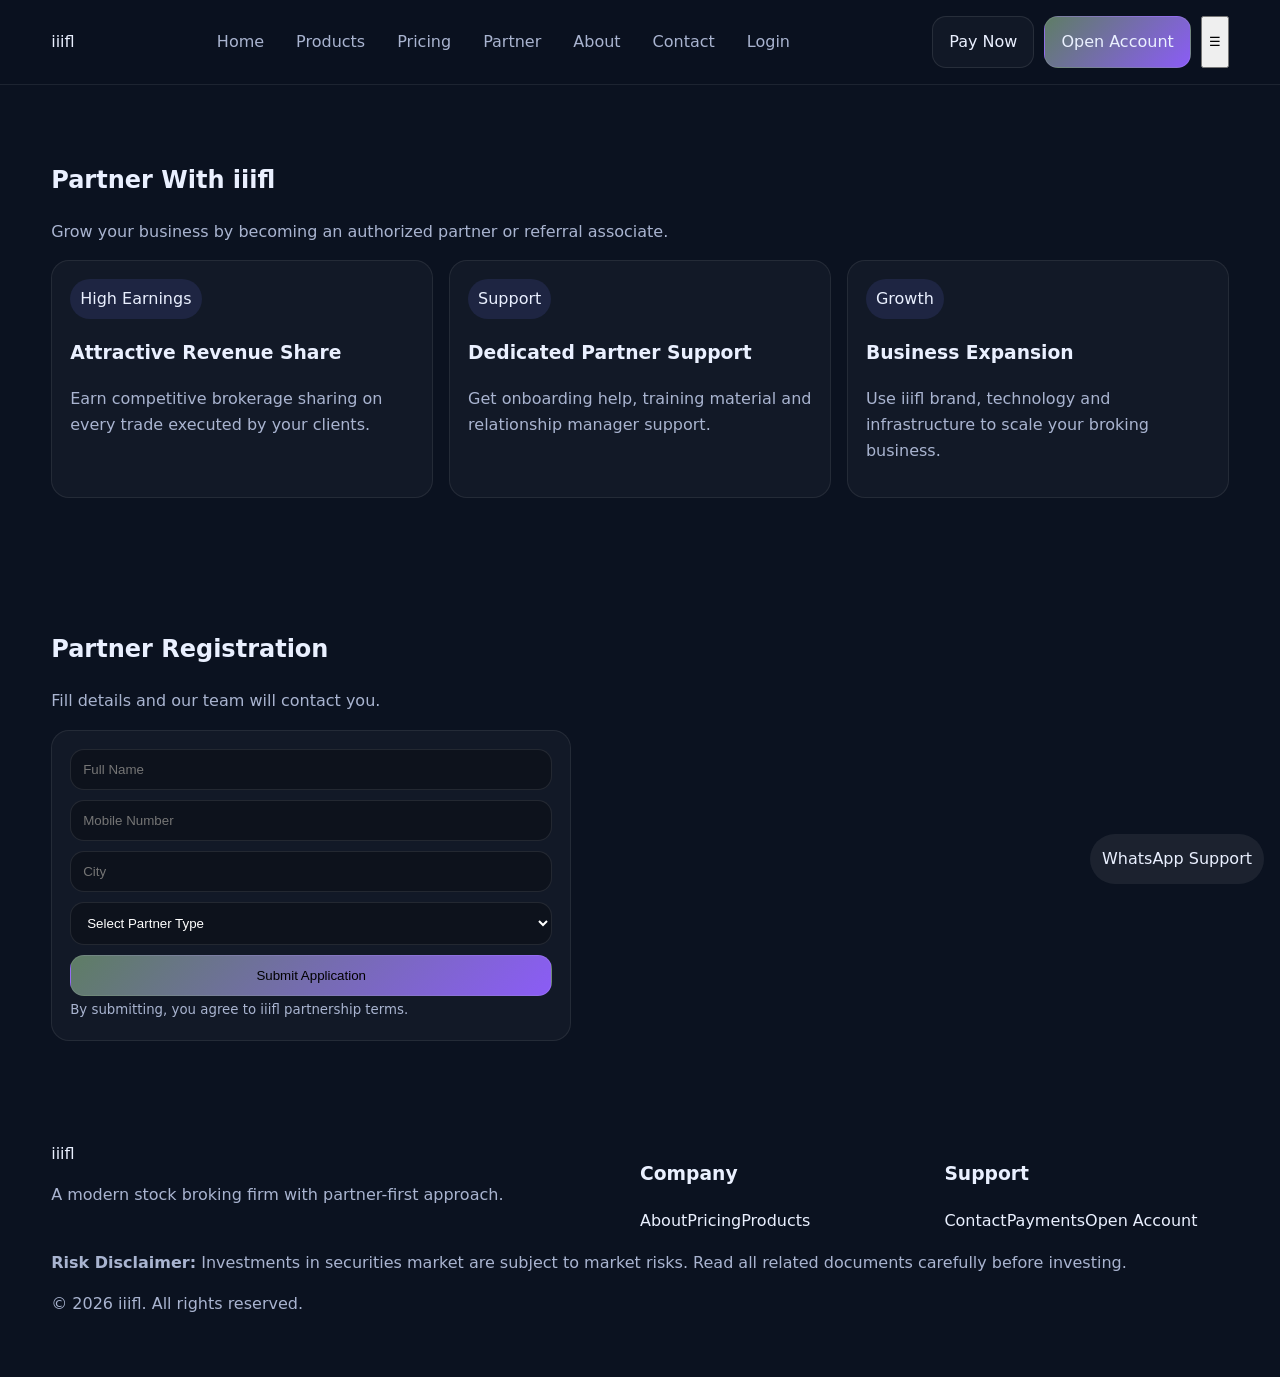
<file: stock-market-platform/partner.html>
<!DOCTYPE html>
<html lang="en"><head><meta charset="UTF-8"><title>iiifl | Partner With Us</title><meta name="viewport" content="width=device-width, initial-scale=1.0"><link rel="stylesheet" href="style.css"></head><body>
<header class="nav"><div class="container nav-wrap"><div class="logo">iiifl</div><nav class="menu" id="menu"><a class="navlink" href="index.html">Home</a><a class="navlink" href="products.html">Products</a><a class="navlink" href="pricing.html">Pricing</a><a class="navlink active" href="partner.html">Partner</a><a class="navlink" href="about.html">About</a><a class="navlink" href="contact.html">Contact</a><a class="navlink" href="login.html">Login</a></nav><div class="actions"><a class="btn ghost" href="payments.html">Pay Now</a><a class="btn primary" href="open-account.html">Open Account</a><button class="hamburger" id="hamburger">☰</button></div></div></header>
<section class="section"><div class="container reveal"><h2>Partner With iiifl</h2><p class="sub">Grow your business by becoming an authorized partner or referral associate.</p><div class="grid3"><div class="card"><div class="badge">High Earnings</div><h3>Attractive Revenue Share</h3><p>Earn competitive brokerage sharing on every trade executed by your clients.</p></div><div class="card"><div class="badge">Support</div><h3>Dedicated Partner Support</h3><p>Get onboarding help, training material and relationship manager support.</p></div><div class="card"><div class="badge">Growth</div><h3>Business Expansion</h3><p>Use iiifl brand, technology and infrastructure to scale your broking business.</p></div></div></div></section>
<section class="section"><div class="container reveal"><h2>Partner Registration</h2><p class="sub">Fill details and our team will contact you.</p><div class="panel" style="max-width:520px;"><form class="form" id="partnerForm"><input required placeholder="Full Name"><input required placeholder="Mobile Number"><input required placeholder="City"><select required><option value="">Select Partner Type</option><option>Sub Broker</option><option>Franchise</option><option>Referral Partner</option></select><button class="btn primary full" type="submit">Submit Application</button></form><small>By submitting, you agree to iiifl partnership terms.</small></div></div></section>
<footer class="footer"><div class="container footer-grid"><div><div class="logo">iiifl</div><p class="sub">A modern stock broking firm with partner-first approach.</p></div><div><h3>Company</h3><a href="about.html">About</a><a href="pricing.html">Pricing</a><a href="products.html">Products</a></div><div><h3>Support</h3><a href="contact.html">Contact</a><a href="payments.html">Payments</a><a href="open-account.html">Open Account</a></div></div><div class="container disclaimer"><p><b>Risk Disclaimer:</b> Investments in securities market are subject to market risks. Read all related documents carefully before investing.</p><p>© <span id="year"></span> iiifl. All rights reserved.</p></div></footer><a class="whatsapp" target="_blank" href="https://wa.me/919516998328">WhatsApp Support</a><script src="app.js"></script>
</body></html>
</file>
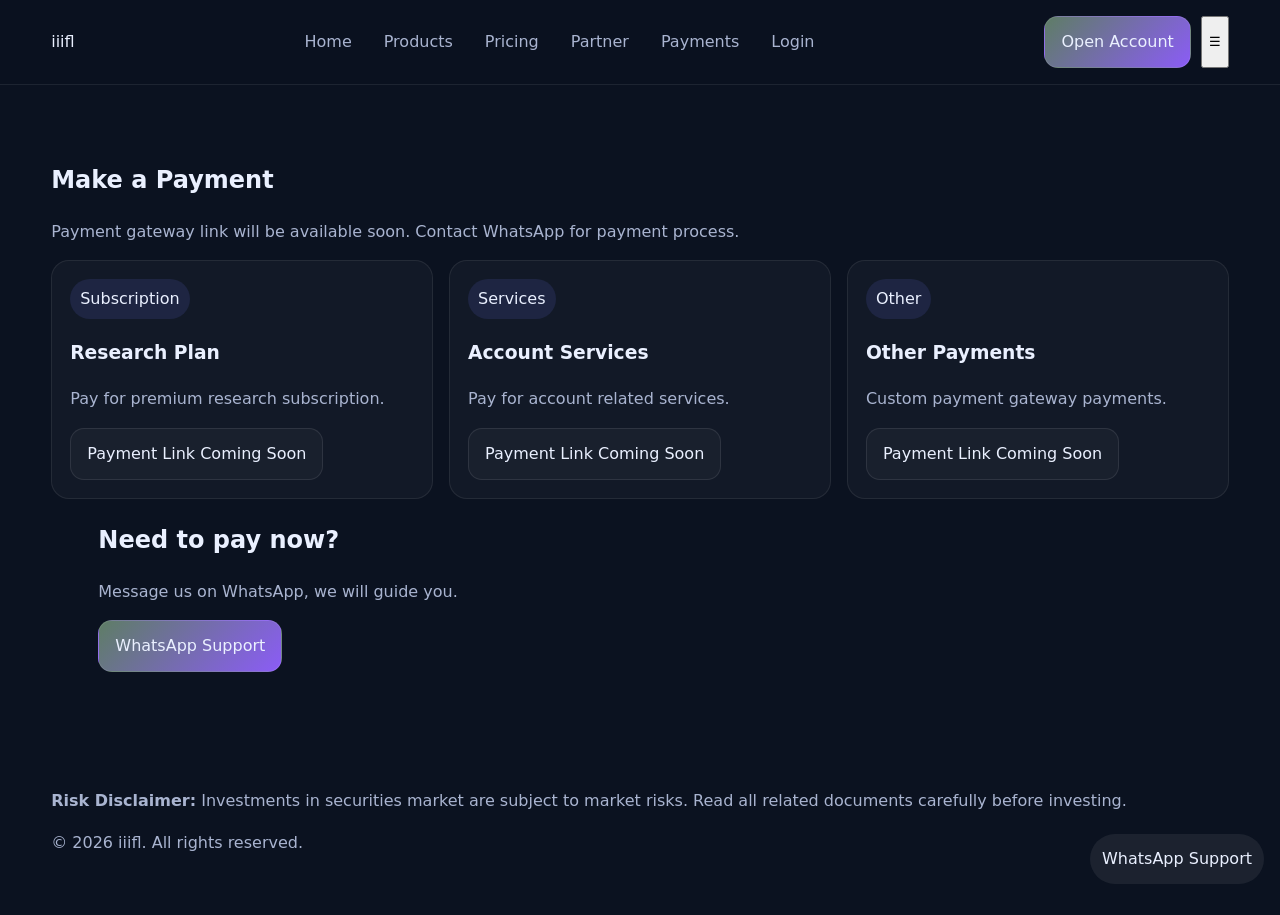
<file: stock-market-platform/payments.html>
<!DOCTYPE html>
<html lang="en"><head><meta charset="UTF-8"/><meta name="viewport" content="width=device-width, initial-scale=1.0"/><title>iiifl - Payments</title><link rel="stylesheet" href="style.css"/></head><body>
<header class="nav"><div class="container nav-wrap"><div class="logo">iiifl</div><nav class="menu" id="menu"><a class="navlink" href="index.html">Home</a><a class="navlink" href="products.html">Products</a><a class="navlink" href="pricing.html">Pricing</a><a class="navlink" href="partner.html">Partner</a><a class="navlink active" href="payments.html">Payments</a><a class="navlink" href="login.html">Login</a></nav><div class="actions"><a class="btn primary" href="open-account.html">Open Account</a><button class="hamburger" id="hamburger">☰</button></div></div></header>
<section class="section"><div class="container reveal"><h2>Make a Payment</h2><p class="sub">Payment gateway link will be available soon. Contact WhatsApp for payment process.</p><div class="grid3"><div class="card"><div class="badge">Subscription</div><h3>Research Plan</h3><p>Pay for premium research subscription.</p><a class="btn ghost full" href="#">Payment Link Coming Soon</a></div><div class="card"><div class="badge">Services</div><h3>Account Services</h3><p>Pay for account related services.</p><a class="btn ghost full" href="#">Payment Link Coming Soon</a></div><div class="card"><div class="badge">Other</div><h3>Other Payments</h3><p>Custom payment gateway payments.</p><a class="btn ghost full" href="#">Payment Link Coming Soon</a></div></div><section class="cta reveal" style="margin-top:22px;border-radius:18px"><div class="container cta-wrap"><div><h2>Need to pay now?</h2><p class="sub">Message us on WhatsApp, we will guide you.</p></div><a class="btn primary" target="_blank" href="https://wa.me/919516998328">WhatsApp Support</a></div></section></div></section>
<footer class="footer"><div class="container disclaimer"><p><b>Risk Disclaimer:</b> Investments in securities market are subject to market risks. Read all related documents carefully before investing.</p><p>© <span id="year"></span> iiifl. All rights reserved.</p></div></footer><a class="whatsapp" target="_blank" href="https://wa.me/919516998328">WhatsApp Support</a><script src="app.js"></script>
</body></html>
</file>
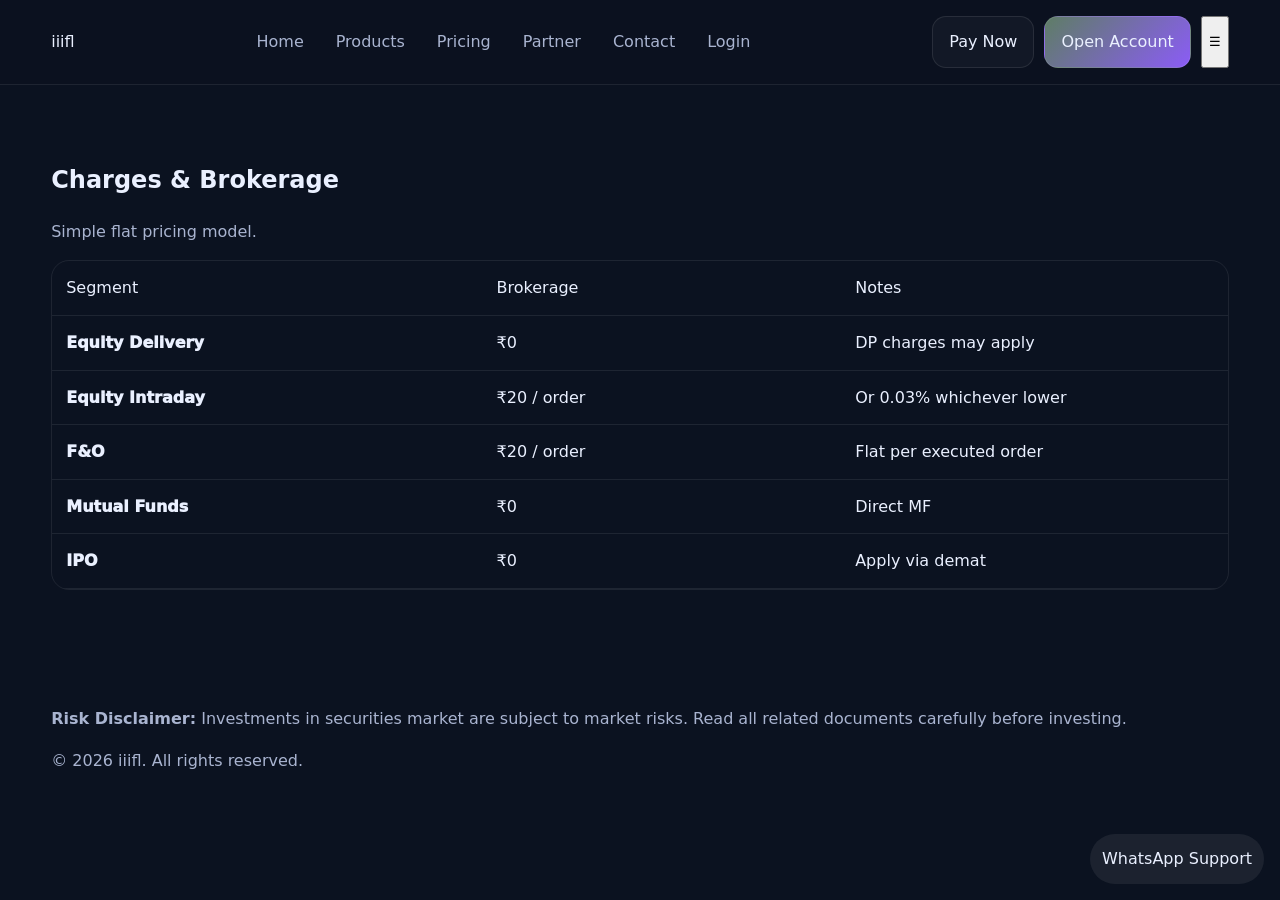
<file: stock-market-platform/pricing.html>
<!DOCTYPE html>
<html lang="en"><head><meta charset="UTF-8"/><meta name="viewport" content="width=device-width, initial-scale=1.0"/><title>iiifl - Pricing</title><link rel="stylesheet" href="style.css"/></head><body>
<header class="nav"><div class="container nav-wrap"><div class="logo">iiifl</div><nav class="menu" id="menu"><a class="navlink" href="index.html">Home</a><a class="navlink" href="products.html">Products</a><a class="navlink active" href="pricing.html">Pricing</a><a class="navlink" href="partner.html">Partner</a><a class="navlink" href="contact.html">Contact</a><a class="navlink" href="login.html">Login</a></nav><div class="actions"><a class="btn ghost" href="payments.html">Pay Now</a><a class="btn primary" href="open-account.html">Open Account</a><button class="hamburger" id="hamburger">☰</button></div></div></header>
<section class="section"><div class="container reveal"><h2>Charges & Brokerage</h2><p class="sub">Simple flat pricing model.</p><div class="table"><div class="row head"><div>Segment</div><div>Brokerage</div><div>Notes</div></div><div class="row"><div style="color:var(--text);font-weight:1000;">Equity Delivery</div><div>₹0</div><div>DP charges may apply</div></div><div class="row"><div style="color:var(--text);font-weight:1000;">Equity Intraday</div><div>₹20 / order</div><div>Or 0.03% whichever lower</div></div><div class="row"><div style="color:var(--text);font-weight:1000;">F&O</div><div>₹20 / order</div><div>Flat per executed order</div></div><div class="row"><div style="color:var(--text);font-weight:1000;">Mutual Funds</div><div>₹0</div><div>Direct MF</div></div><div class="row"><div style="color:var(--text);font-weight:1000;">IPO</div><div>₹0</div><div>Apply via demat</div></div></div></div></section>
<footer class="footer"><div class="container disclaimer"><p><b>Risk Disclaimer:</b> Investments in securities market are subject to market risks. Read all related documents carefully before investing.</p><p>© <span id="year"></span> iiifl. All rights reserved.</p></div></footer><a class="whatsapp" target="_blank" href="https://wa.me/919516998328">WhatsApp Support</a><script src="app.js"></script>
</body></html>
</file>
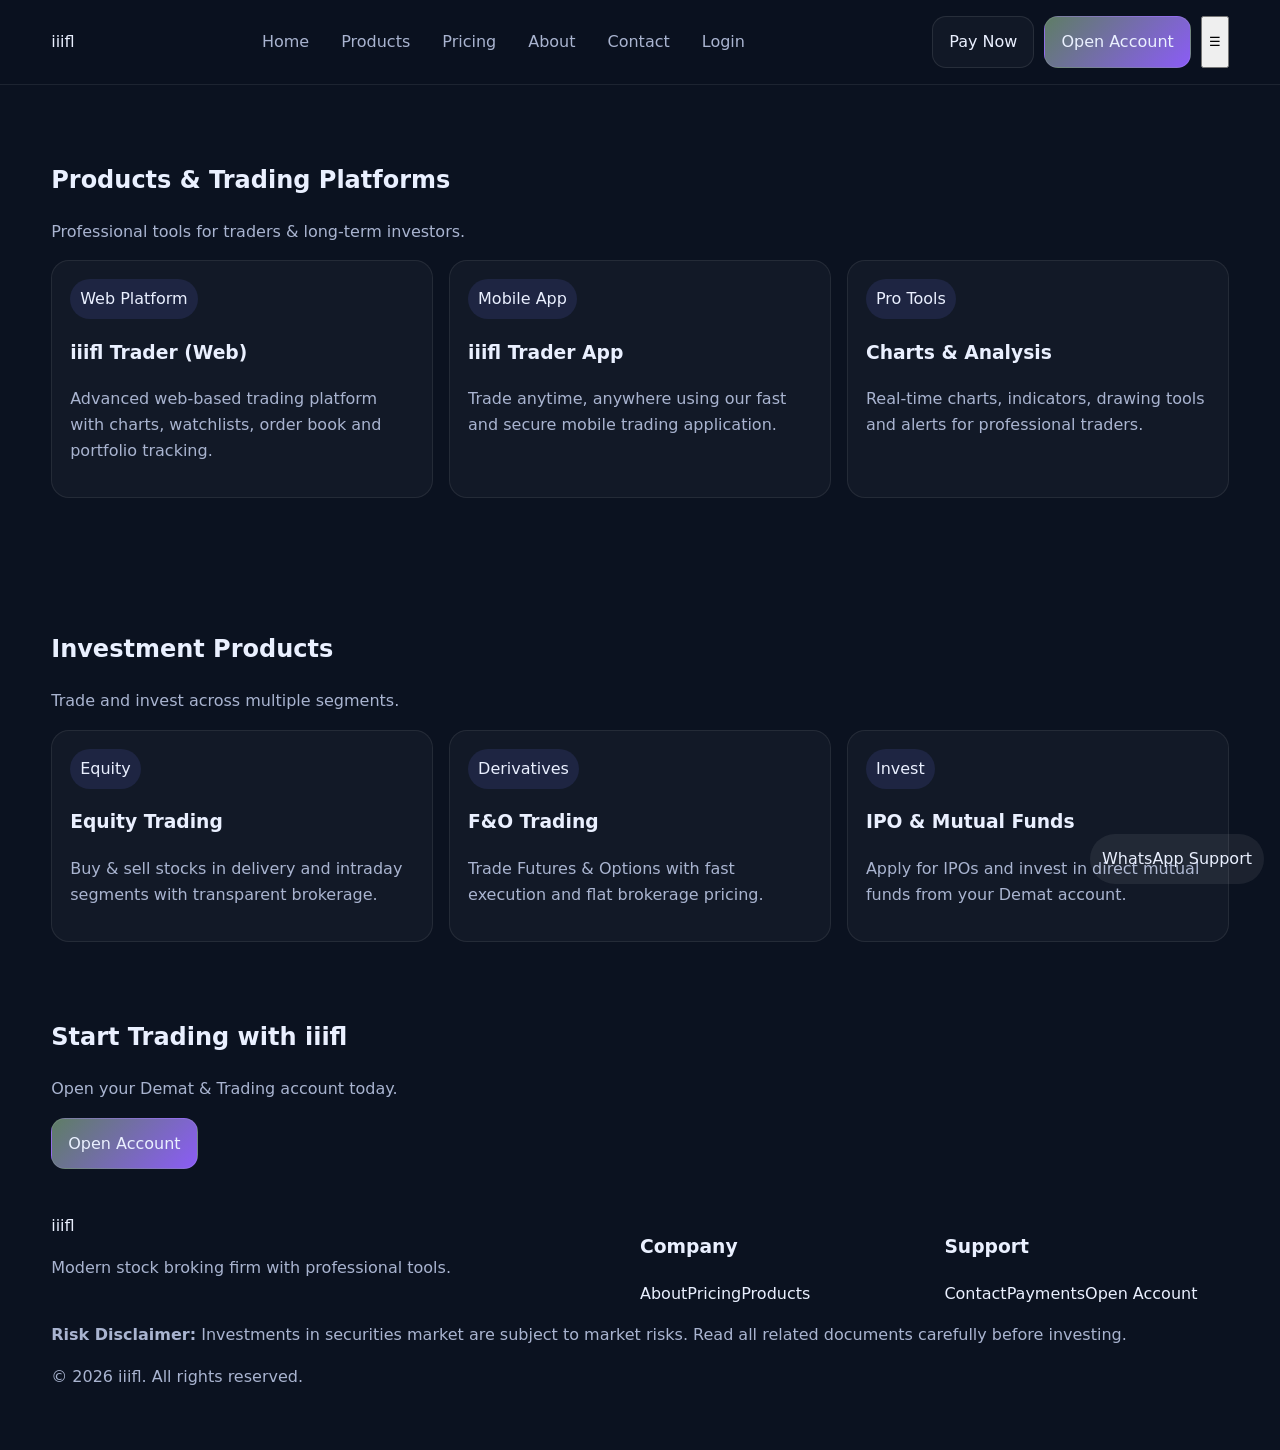
<file: stock-market-platform/products.html>
<!DOCTYPE html>
<html lang="en"><head><meta charset="UTF-8"><title>iiifl | Products & Platforms</title><meta name="viewport" content="width=device-width, initial-scale=1.0"><link rel="stylesheet" href="style.css"></head><body>
<header class="nav"><div class="container nav-wrap"><div class="logo">iiifl</div><nav class="menu" id="menu"><a class="navlink" href="index.html">Home</a><a class="navlink active" href="products.html">Products</a><a class="navlink" href="pricing.html">Pricing</a><a class="navlink" href="about.html">About</a><a class="navlink" href="contact.html">Contact</a><a class="navlink" href="login.html">Login</a></nav><div class="actions"><a class="btn ghost" href="payments.html">Pay Now</a><a class="btn primary" href="open-account.html">Open Account</a><button class="hamburger" id="hamburger">☰</button></div></div></header>
<section class="section"><div class="container reveal"><h2>Products & Trading Platforms</h2><p class="sub">Professional tools for traders & long-term investors.</p><div class="grid3"><div class="card"><div class="badge">Web Platform</div><h3>iiifl Trader (Web)</h3><p>Advanced web-based trading platform with charts, watchlists, order book and portfolio tracking.</p></div><div class="card"><div class="badge">Mobile App</div><h3>iiifl Trader App</h3><p>Trade anytime, anywhere using our fast and secure mobile trading application.</p></div><div class="card"><div class="badge">Pro Tools</div><h3>Charts & Analysis</h3><p>Real-time charts, indicators, drawing tools and alerts for professional traders.</p></div></div></div></section>
<section class="section"><div class="container reveal"><h2>Investment Products</h2><p class="sub">Trade and invest across multiple segments.</p><div class="grid3"><div class="card"><div class="badge">Equity</div><h3>Equity Trading</h3><p>Buy & sell stocks in delivery and intraday segments with transparent brokerage.</p></div><div class="card"><div class="badge">Derivatives</div><h3>F&O Trading</h3><p>Trade Futures & Options with fast execution and flat brokerage pricing.</p></div><div class="card"><div class="badge">Invest</div><h3>IPO & Mutual Funds</h3><p>Apply for IPOs and invest in direct mutual funds from your Demat account.</p></div></div></div></section>
<section class="cta reveal"><div class="container cta-wrap"><div><h2>Start Trading with iiifl</h2><p class="sub">Open your Demat & Trading account today.</p></div><a class="btn primary" href="open-account.html">Open Account</a></div></section>
<footer class="footer"><div class="container footer-grid"><div><div class="logo">iiifl</div><p class="sub">Modern stock broking firm with professional tools.</p></div><div><h3>Company</h3><a href="about.html">About</a><a href="pricing.html">Pricing</a><a href="products.html">Products</a></div><div><h3>Support</h3><a href="contact.html">Contact</a><a href="payments.html">Payments</a><a href="open-account.html">Open Account</a></div></div><div class="container disclaimer"><p><b>Risk Disclaimer:</b> Investments in securities market are subject to market risks. Read all related documents carefully before investing.</p><p>© <span id="year"></span> iiifl. All rights reserved.</p></div></footer><a class="whatsapp" target="_blank" href="https://wa.me/919516998328">WhatsApp Support</a><script src="app.js"></script>
</body></html>
</file>
<file: stock-market-platform/style.css>
*{box-sizing:border-box}body{margin:0;background:#0b1220;color:#eaf0ff;font-family:system-ui,sans-serif;line-height:1.6}a{color:inherit;text-decoration:none}.container{width:min(1180px,92%);margin:auto}.nav{position:sticky;top:0;background:#0b1220ee;border-bottom:1px solid #ffffff14;z-index:10}.nav-wrap{display:flex;align-items:center;justify-content:space-between;padding:16px 0}.menu{display:flex;gap:12px}.navlink{padding:10px;color:#a9b4d0}.actions{display:flex;gap:10px}.btn{display:inline-block;padding:12px 16px;border-radius:14px;border:1px solid #ffffff18}.primary{background:linear-gradient(135deg,#5e7d65,#8b5cf6)}.ghost{background:#ffffff08}.hero{padding:80px 0}.hero-grid{display:grid;grid-template-columns:1.25fr .75fr;gap:26px}.tag,.card,.panel,.mini{border:1px solid #ffffff14;background:#ffffff08;border-radius:18px;padding:18px}.tag{display:inline-block}h1{font-size:56px;line-height:1}p,small{color:#a9b4d0}.hero-cta,.kpi{display:flex;gap:12px;flex-wrap:wrap}.kpi{margin-top:18px}.mini{min-width:150px}.section{padding:56px 0}.grid3{display:grid;grid-template-columns:repeat(3,1fr);gap:16px}.grid2{display:grid;grid-template-columns:1fr 1fr;gap:16px}.badge{display:inline-block;padding:7px 10px;border-radius:99px;background:#6d7bff20}.form{display:flex;flex-direction:column;gap:10px}input,textarea,select{padding:12px;border-radius:14px;background:#0004;color:white;border:1px solid #ffffff18}.row{display:grid;grid-template-columns:1.2fr 1fr 1fr;padding:14px;border-bottom:1px solid #ffffff14}.table{border:1px solid #ffffff14;border-radius:18px;overflow:hidden}.footer{padding:44px 0}.footer-grid{display:grid;grid-template-columns:2fr 1fr 1fr;gap:20px}.whatsapp,.float-pay{position:fixed;right:16px;padding:12px;border-radius:99px;background:#ffffff12}.whatsapp{bottom:16px}.float-pay{bottom:70px}@media(max-width:980px){.hero-grid,.grid2,.grid3,.footer-grid{grid-template-columns:1fr}.menu{display:none}.hamburger{display:block}h1{font-size:44px}}
</file>
